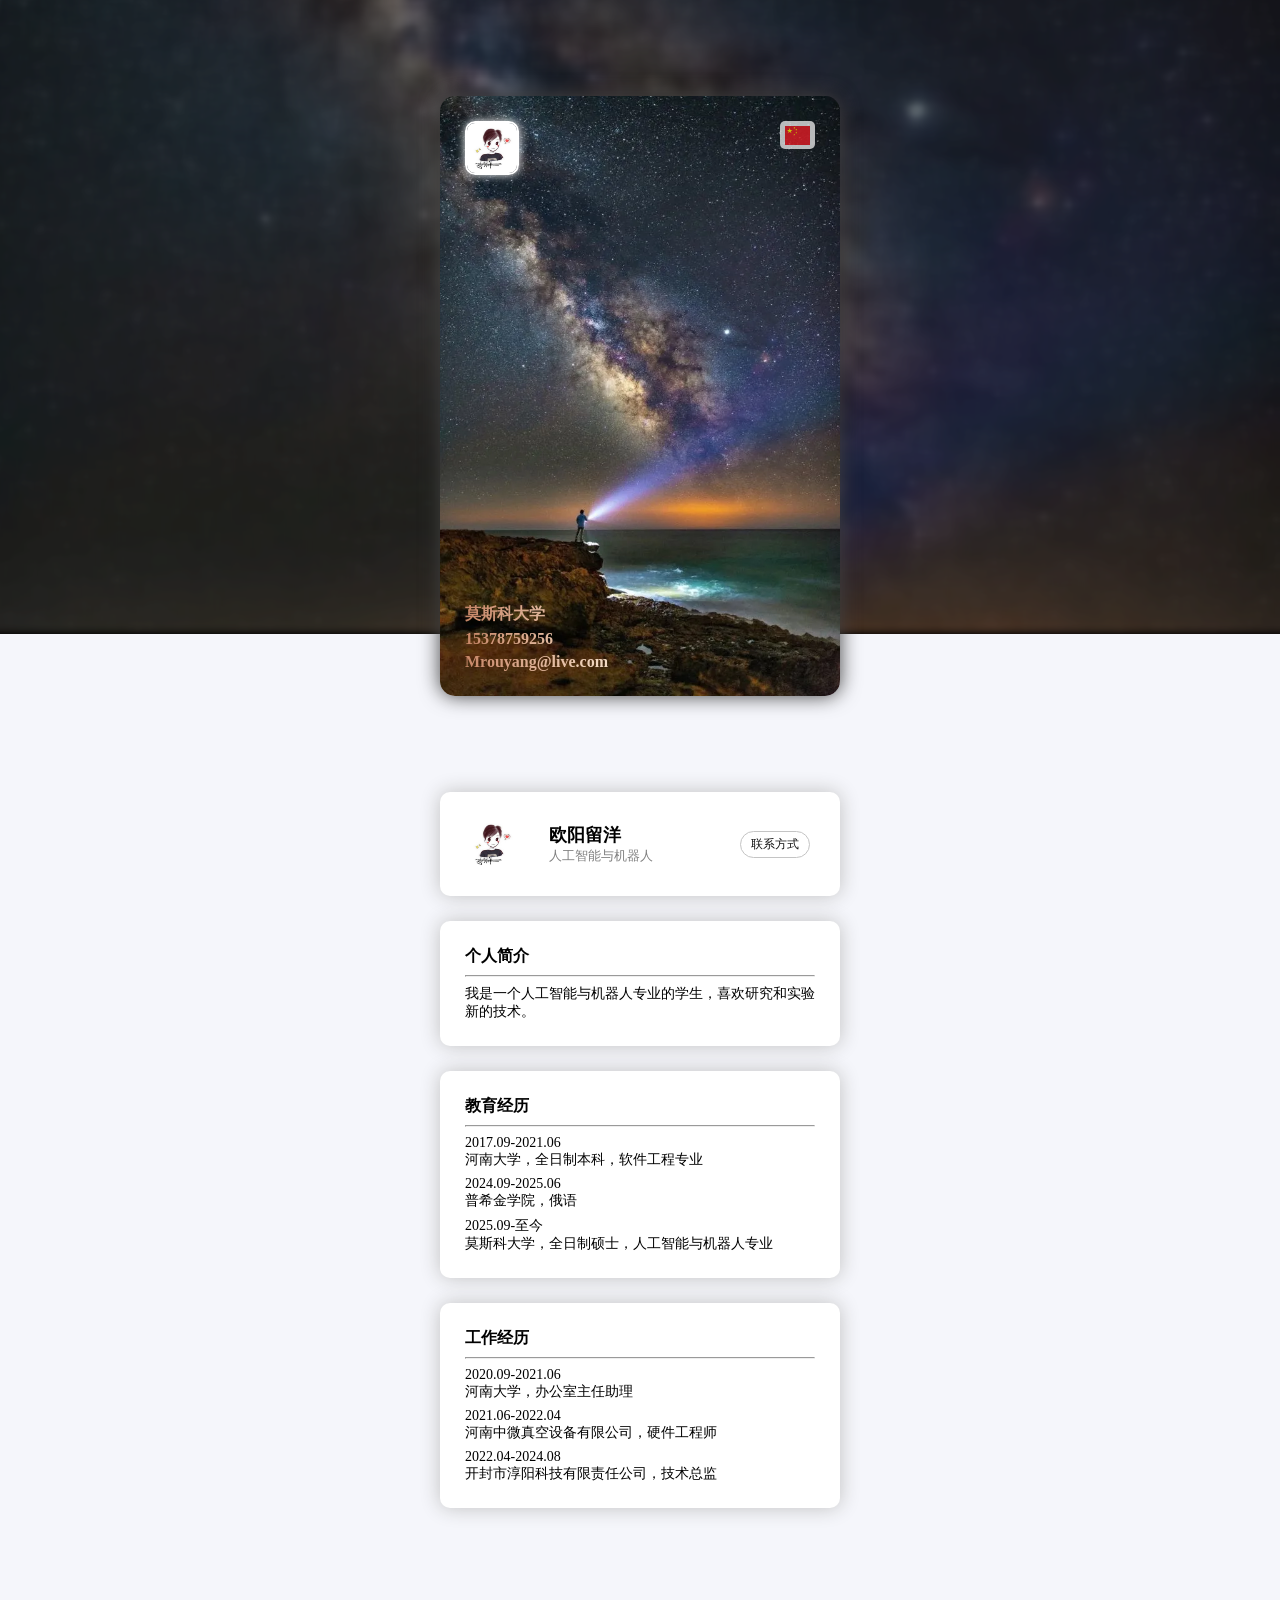
<file: index.html>
<!DOCTYPE html>
<html lang="en">

<head>
    <meta charset="utf-8">
    <meta content="width=device-width, initial-scale=1.0, maximum-scale=1.0, user-scalable=0" name="viewport" />
    <link rel="stylesheet" href="./css/style.css">
    <title>Business Card</title>
</head>

<body>
    <div id="main_box">
        <div id="main_content">
            <div id="card_head">
                <img id="card_head_img" src="" alt="">
            </div>
            <div id="card_name_title">
                <p id="card_name_text" class="card_vertical_text">Name</p>
                <p id="card_title_text" class="card_vertical_text">Title</p>
            </div>
            <div id="card_contact">
                <p id="contact_company" class="card_horizontal_text">Company</p>
                <p id="contact_tel" class="card_horizontal_text">Tel</p>
                <p id="contact_mail" class="card_horizontal_text">Mail</p>
            </div>
            <button id="btn_lan" onclick="changeLanguage()">
                <img src="./images/lan_ico/zh.svg" width="25px">
            </button>
        </div>
    </div>
    <div id="pinfo_box">
        <div id="mini_contact">
            <div id="mini_contact_head_box">
                <img id="mini_contact_head" src="">
            </div>
            <div id="mini_contact_name_title">
                <p id="mini_contact_name" class="mini_contact_name_title">Name</p>
                <p id="mini_contact_title" class="mini_contact_name_title">Title</p>
            </div>
            <div id="mini_contact_btn_box">
                <span id="mini_contact_btn" onmouseover="this.className = 'mouse_btn_hover'"
                    onmouseleave="this.className = 'mouse_btn_leave'">
                    <a style="color: rgb(16, 16, 16); text-decoration: none;" id="btn_cnt">Contact</a>
                </span>
            </div>
        </div>
    </div>
    <style>
        .block_title {
            font-size: 16px;
            font-weight: bold;
            margin-block-start: 0;
            margin-block-end: 0;
            font-family: "Microsoft YaHei";
        }

        .block_content {
            font-size: 14px;
            margin-block-start: 0.5em;
            margin-block-end: 0;
            font-family: "Microsoft YaHei";
            white-space: pre-line;
        }

        #btn_lan {
            padding: 5px;
            height: 28px;
            position: absolute;
            top: 25px;
            right: 25px;
            border-radius: 5px;
            border: none;
            opacity: 0.75;
        }
    </style>
    <script>
        // lan_id = user_info.lan.indexOf("zh")
        // lan_id = user_info.lan.indexOf("en")

        function fillUserinfo(info) {

            // Fill tab title
            document.title = info.name[lan_id]

            // Fill main content
            main_content = document.getElementById("main_content").style.background = 'url(' + info.backgroundImage + ') center / cover no-repeat'
            document.getElementById("card_name_text").innerHTML = info.name[lan_id]
            document.getElementById("card_title_text").innerHTML = info.title[lan_id]
            document.getElementById("card_head_img").src = info.head
            document.getElementById("contact_company").innerHTML = info.company[lan_id]
            document.getElementById("contact_tel").innerHTML = info.contact.tel[lan_id]
            document.getElementById("contact_mail").innerHTML = info.contact.mail[lan_id]
            document.getElementById("mini_contact_head").src = info.head
            document.getElementById("mini_contact_name").innerHTML = info.name[lan_id]
            document.getElementById("mini_contact_title").innerHTML = info.title[lan_id]
            document.getElementById("btn_cnt").innerHTML = info.contact.title[lan_id]
            const changeFavicon = link => {
                let $favicon = document.querySelector('link[rel="icon"]');
                if ($favicon !== null) {
                    $favicon.href = link
                } else {
                    $favicon = document.createElement("link");
                    $favicon.rel = "icon"
                    $favicon.href = link
                    document.head.appendChild($favicon);
                }
            };
            changeFavicon(info.head)

            // Fill block content
            for (let i = 0; i < info.content.length; i++) {
                let blktarget_id = "mini_contact";
                if (i > 0) {
                    blktarget_id = "blk_" + (i - 1)
                }
                console.log(blktarget_id)
                const targetBlock = document.getElementById(blktarget_id);
                const newBlock = document.createElement('div');
                newBlock.className = 'block';
                newBlock.id = "blk_" + i;

                if (info.content[i].blktype == "card") {
                    newBlock.innerHTML = '<p class="block_title">' + info.content[i].title[lan_id] + '</p>';
                    newBlock.innerHTML += "<hr>"
                    newBlock.innerHTML += '<p class="block_content">' + info.content[i].content[lan_id] + '</p>';
                    targetBlock.insertAdjacentElement('afterend', newBlock);
                }
                else if (info.content[i].blktype == "list") {
                    newBlock.innerHTML = '<p class="block_title">' + info.content[i].title[lan_id] + '</p>';
                    newBlock.innerHTML += "<hr>"
                    for (let j = 0; j < info.content[i].list.length; j++) {
                        newBlock.innerHTML += '<p class="block_content">' + info.content[i].list[j][lan_id] + '</p>';
                    }
                    targetBlock.insertAdjacentElement('afterend', newBlock);
                }
            }
        }

        function on_mouse_over(btn) {
            console.log(btn)
            btn.className = "mouse_btn_hover"
        }

        function on_mouse_leave(btn) {
            console.log(btn)
            btn.className = "mouse_btn_hover"
        }

        function gaussBlur(imgData) {
            var pixes = imgData.data;
            var width = imgData.width;
            var height = imgData.height;
            var gaussMatrix = [],
                gaussSum = 0,
                x, y,
                r, g, b, a,
                i, j, k, len;

            var radius = 10;
            var sigma = 5;

            a = 1 / (Math.sqrt(2 * Math.PI) * sigma);
            b = -1 / (2 * sigma * sigma);
            //生成高斯矩阵
            for (i = 0, x = -radius; x <= radius; x++, i++) {
                g = a * Math.exp(b * x * x);
                gaussMatrix[i] = g;
                gaussSum += g;

            }
            //归一化, 保证高斯矩阵的值在[0,1]之间
            for (i = 0, len = gaussMatrix.length; i < len; i++) {
                gaussMatrix[i] /= gaussSum;
            }
            //x 方向一维高斯运算
            for (y = 0; y < height; y++) {
                for (x = 0; x < width; x++) {
                    r = g = b = a = 0;
                    gaussSum = 0;
                    for (j = -radius; j <= radius; j++) {
                        k = x + j;
                        if (k >= 0 && k < width) { //确保 k 没超出 x 的范围
                            //r,g,b,a 四个一组
                            i = (y * width + k) * 4;
                            r += pixes[i] * gaussMatrix[j + radius];
                            g += pixes[i + 1] * gaussMatrix[j + radius];
                            b += pixes[i + 2] * gaussMatrix[j + radius];
                            // a += pixes[i + 3] * gaussMatrix[j];
                            gaussSum += gaussMatrix[j + radius];
                        }
                    }
                    i = (y * width + x) * 4;
                    // 除以 gaussSum 是为了消除处于边缘的像素, 高斯运算不足的问题
                    // console.log(gaussSum)
                    pixes[i] = r / gaussSum;
                    pixes[i + 1] = g / gaussSum;
                    pixes[i + 2] = b / gaussSum;
                    // pixes[i + 3] = a ;
                }
            }
            //y 方向一维高斯运算
            for (x = 0; x < width; x++) {
                for (y = 0; y < height; y++) {
                    r = g = b = a = 0;
                    gaussSum = 0;
                    for (j = -radius; j <= radius; j++) {
                        k = y + j;
                        if (k >= 0 && k < height) { //确保 k 没超出 y 的范围
                            i = (k * width + x) * 4;
                            r += pixes[i] * gaussMatrix[j + radius];
                            g += pixes[i + 1] * gaussMatrix[j + radius];
                            b += pixes[i + 2] * gaussMatrix[j + radius];
                            // a += pixes[i + 3] * gaussMatrix[j];
                            gaussSum += gaussMatrix[j + radius];
                        }
                    }
                    i = (y * width + x) * 4;
                    pixes[i] = r / gaussSum;
                    pixes[i + 1] = g / gaussSum;
                    pixes[i + 2] = b / gaussSum;
                }
            }
            //end
            return imgData;
        }

        function generate_div_bk(div_id, img) {
            var div = document.getElementById(div_id)
            const baseList = []
            // console.log("div size is:" + div.offsetWidth + "*" + div.offsetHeight + "px")
            const canvas = document.createElement("canvas")
            canvas.width = div.offsetWidth
            canvas.height = div.offsetHeight
            var image = new Image()
            // console.log(img)
            image.src = img
            // console.log("Loading image")

            function wait_img_loadding_finish() {
                if (image.complete) {
                    // console.log("Image loadded")
                    // cut image center
                    var dx = 0, dy = 0, dw = canvas.width, dh = canvas.height * 0.8
                    var sw = 0, sh = 0
                    if (image.width / image.height < dw / dh) {
                        sw = image.width
                        sh = image.width * (dh / dw)
                        dy = (image.height - sh) / 2
                    } else {
                        sh = image.height
                        sw = sh * (dw / dh)
                        dx = (image.width - sw) / 2
                    }
                    contact = canvas.getContext('2d')
                    contact.drawImage(
                        image,
                        dx, dy, sw, sh,
                        0, 0, dw, dh)
                    // console.log("contact.width:" + canvas.width + "px, contact.height:" + canvas.height + "px")
                    var imgData = contact.getImageData(0, 0, canvas.width, canvas.height);
                    gaussBlur(imgData)
                    // console.log("imgData.width=" + imgData.width + ", dh=" + dh)
                    // console.log(typeof (imgData.data))
                    // darkening background picture
                    var gray_scale = 0.5
                    for (var y = 0; y < dh; y++) {
                        for (var x = 0; x < imgData.width; x++) {
                            var pixel = (y * imgData.width + x) * 4
                            imgData.data[pixel] = imgData.data[pixel] * gray_scale
                            imgData.data[pixel + 1] = imgData.data[pixel + 1] * gray_scale
                            imgData.data[pixel + 2] = imgData.data[pixel + 2] * gray_scale
                        }
                    }
                    contact.putImageData(imgData, 0, 0);
                    // console.log(contact.canvas.toDataURL("image/png"))
                    div.style.background = 'url("' + contact.canvas.toDataURL("image/png") + '") center / cover no-repeat'
                } else {
                    // console.log("Load fail, reloadding")
                    setTimeout(() => {
                        wait_img_loadding_finish()
                    }, 1);
                }
            }
            wait_img_loadding_finish()
        }

        function changeLanguage() {
            lan_id = (lan_id + 1) % user_info.lan.length
            document.querySelectorAll('div[id^="blk_"]').forEach(el => el.remove());
            update_language()
            fillUserinfo(user_info)
        }

        function update_language() {
            document.getElementById("btn_lan").innerHTML = "<img src='./images/lan_ico/" + user_info.lan[lan_id] + ".svg' width='25px'>"
            // document.getElementById("btn_cnt").href = "./wechat/qrcode.html?lan_id_father=" + lan_id
            document.getElementById("btn_cnt").href = "./contact/index.html?lan_id_father=" + lan_id
        }
        function getQuery(key) {
            let params = new URLSearchParams(window.location.search);
            return params.get(key);
        }
        var user_info = {
            head: "./images/card_head.jpg",
            backgroundImage: "./images/main_background.png",
            lan: ["zh", "en", "ru"],
            blktype: ["card", "list"],
            name: ["欧阳留洋", "Ouyang Liuyang", "Оу Люян"],
            title: ["人工智能与机器人", "AI and Robotics", "ИИРСУ"],
            // title: ["机器人工程师", "Robot Engineer", "Инженер-робототехник()"],
            company: ["莫斯科大学", "Moscow University", "МГУ"],
            contact: {
                title: ["联系方式", "Contact", "Контакты"],
                tel: ["15378759256", "+86 15378759256", "+7 9151 66 62 33"],
                mail: ["Mrouyang@live.com", "Mrouyang@live.com", "puresun@mail.ru"],
                address: ["列宁山1号1栋G单元", "Leninskie Gory, 1, building 1, G unit", "Ленинские горы, д. 1, стр. 1, корп, Г"]
            },
            content: [{
                blktype: "card",
                title: ["个人简介", "Personal Resume", "Персональный резюме"],
                content: [
                    "我是一个人工智能与机器人专业的学生，喜欢研究和实验新的技术。",
                    "I am a student of artificial intelligence and robotics. I like to research and experiment with new technologies.",
                    "Я - студент архитектуры и программирования. Я люблю исследовать и экспериментировать с новыми технологиями."
                ]
            },
            {
                blktype: "list",
                title: ["教育经历", "Education", "Образование"],
                list: [
                    [
                        "2017.09-2021.06\n河南大学，全日制本科，软件工程专业",
                        "2017.09-2021.06\nHenan University, full-time BSc, software Engineering",
                        "2017.09-2021.06\nХэнаньский университет, бакалавр, программная инженерия"
                    ],
                    [
                        "2024.09-2025.06\n普希金学院，俄语",
                        "2024.09-2025.06\nIRLC of MSU, Student at the IRLC",
                        "2024.09-2025.06\nИРЯиК МГУ, студент ИРЯиК"
                    ],
                    [
                        "2025.09-至今\n莫斯科大学，全日制硕士，人工智能与机器人专业",
                        "2025.09-Now\nMSU, full-time Master's, AI & Robotics",
                        "2025.09-по н.в.\nМГУ, магистратура, искусственный интеллект, работы и систем управления"
                    ]
                ]
            },
            {
                blktype: "list",
                title: ["工作经历", "Work Experience", "Опыт работы"],
                list: [
                    [
                        "2020.09-2021.06\n河南大学，办公室主任助理",
                        "2020.09-2021.06\nHenan University, Assistant to the Office Director",
                        "2020.09-2021.06\nХэнаньский университет, ассистент заведующего канцелярией"
                    ],
                    [
                        "2021.06-2022.04\n河南中微真空设备有限公司，硬件工程师",
                        "2021.06-2022.04\nHenan Zhongwei Vacuum Equipment Co., Ltd., Hardware Engineer",
                        "2021.06-2022.04\nКомпания «Хэнань Чжунвэй Вакуум Экипмент», инженер-аппаратчик"
                    ],
                    [
                        "2022.04-2024.08\n开封市淳阳科技有限责任公司，技术总监",
                        "2022.04-2024.08\nKaifeng Chunyang Technology Co., Ltd., Technical Director",
                        "2022.04-2024.08\nКомпания «Кайфэнь Чюньян Технолоджи», технический директор"
                    ]
                ]
            }
            ]
        }

        console.log(getQuery("lan_id_father"))

        lan_id = user_info.lan.indexOf(navigator.language)
        if (lan_id < 0 || lan_id > 2) {
            lan_id = 0
        }
        if(getQuery("lan_id_father") != null) {
            lan_id = parseInt(getQuery("lan_id_father"))
        }

        update_language();

        window.onload = function () {
            generate_div_bk("main_box", user_info.backgroundImage)
            fillUserinfo(user_info)
        }
    </script>
</body>

</html>
</file>
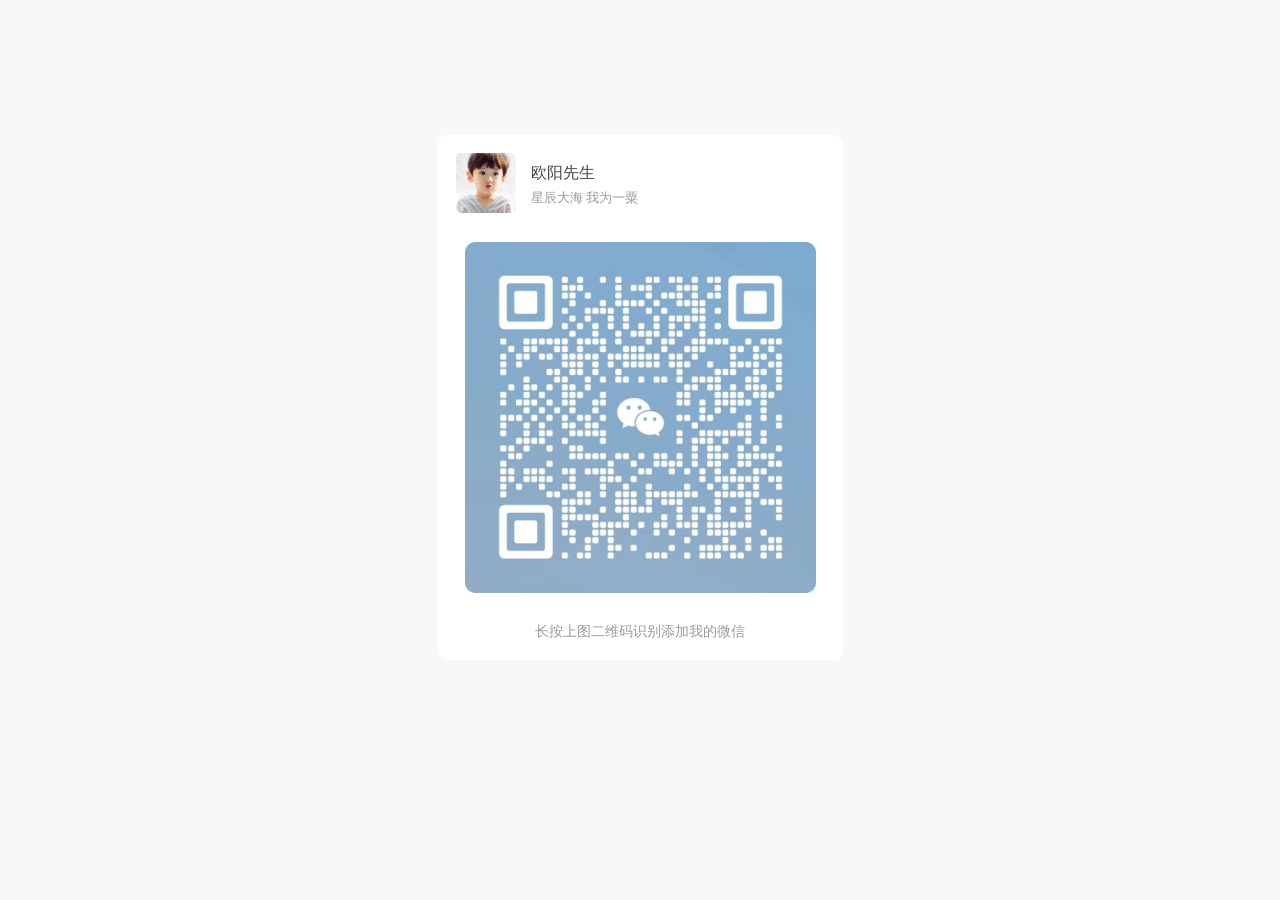
<file: wechat/qrcode.html>
<!DOCTYPE html>
<html lang="en">

<head>
    <meta http-equiv="Content-Type" content="text/html; charset=UTF-8">
    <meta name="renderer" content="webkit">
    <meta http-equiv="X-UA-Compatible" content="IE=edge">
    <meta name="viewport" content="width=device-width, initial-scale=1.0">
    <link rel="shortcut icon" href="./images/wechat.ico">
    <link rel="stylesheet" href="./css/qrcode.css">
    <script src="./js/qrcode.js"></script>
    <title>长按添加我的微信</title>
</head>

<body
    style="max-width: 450px; max-height: 730px; position: absolute; left: 50%; top: 50%; transform: translate(-50%, -50%);">
    <!-- <img id="htmlIcon" src="https://a.rhurl.cn/wechat.html" style="width: 0;opacity: 0;"> -->
    <div class="content" style="display: inline;">
        <div class="content-article">
            <div class="content-article-header">
                <img src="../wechat/images/sun_weichat_head.jpg" id="content-article-header-img">
                <div class="content-article-header-right">
                    <h3>欧阳先生</h3>
                    <h5>星辰大海 我为一粟</h5>
                </div>
            </div>
            <div class="content-img-qrcode">
                <img id="wc_qrcode_img" class="content-article-qrcode" src="">
                <!-- <img id="wc_qrcode_img" class="content-article-qrcode" src="../wechat/images/wechat_qrcode/sun_wcqr1.png"> -->
            </div>
            <a class="content-article-footer">长按上图二维码识别添加我的微信</a>
        </div>
        <div class="content-article-full">
        </div>
    </div>
    <div class="fullScreenDiv">
        <img class="fullScreen"
            style="width: 100%; height: auto; position:absolute; left: 0px;top: 0px; display: none;">
    </div>
    <script>
        function getQuery(key) {
            let params = new URLSearchParams(window.location.search);
            return params.get(key);
        }
        console.log(getQuery("lan_id_father"))
    </script>
</body>

</html>
</file>
<file: css/style.css>
body {
    width: 100%;
    margin: 0;
    padding: 0;
    background-color: rgb(245, 246, 251);
}

#main_box {
    width: 85%;
    margin: 0;
    padding: 7.5%;
    background-color: white;
}

#main_content {
    width: 100%;
    max-width: 400px;
    height: calc(70vh);
    min-height: 400px;
    max-height: 600px;
    margin: auto;
    border-radius: 15px;
    box-shadow: 0px 0px 20px rgb(64, 64, 64);
    overflow: hidden;
    position: relative;
}

#card_head {
    margin: 25px 25px 0 25px;
}

#card_head_img {
    display: block;
    border: 2px rgb(255, 255, 255) solid;
    width: 50px;
    height: 50px;
    border-radius: 10px;
    box-shadow: 0px 0px 10px rgb(255, 255, 255);
}

#card_name_title {
    margin: 25px 25px 0 25px;
}

#card_name_text {
    margin: 0;
    font-size: 20px;
    font-weight: bold;
}

#card_title_text {
    margin: 25px 0 0 0;
    font-size: 12.5px;
    font-weight: bold;
}

.card_vertical_text {
    writing-mode: tb-rl;
    text-align: center;
    display: flex;
    flex-direction: column;
    justify-content: center;
    width: 50px;
    margin: auto;
    padding: 2px;
    background-image: linear-gradient(to right bottom, rgb(199, 134, 103), rgb(253, 239, 218), rgb(199, 134, 103));
    -webkit-background-clip: text;
    color: transparent;
}

#card_contact {
    position: absolute;
    margin: 0 25px;
    bottom: 20px;
    width: calc(100% - 50px);
}

.card_horizontal_text {
    writing-mode: rl-tb;
    text-align: left;
    margin: 5px 0 5px 0;
    font-weight: bold;
    background-image: linear-gradient(to right, rgb(199, 134, 103), rgb(253, 239, 218), rgb(199, 134, 103));
    -webkit-background-clip: text;
    color: transparent;
}

#pinfo_box {
    max-width: 400px;
    margin: auto;
    padding: 7.5%;
    padding-top: 0;
    background-size: cover;
    background-position: center;
    background-repeat: no-repeat;
}

#mini_contact {
    border-radius: 10px;
    background-color: white;
    display: flex;
    box-shadow: 0px 0px 20px rgb(192, 192, 192);
}

#mini_contact_head_box {
    padding: 25px;
}

#mini_contact_head {
    display: block;
    border: 2px rgb(255, 255, 255) solid;
    width: 50px;
    height: 50px;
    border-radius: 10px;
    box-shadow: 0px 0px 10px rgb(255, 255, 255);
}

#mini_contact_name_title {
    width: calc(100% - 25px - 104px - max(20%, 70px));
    padding-top: 30px;
}

#mini_contact_btn_box {
    display: flex;
    padding-right: 25px;
    width: 20%;
    min-width: 70px;
}

.block {
    /* display: flex; */
    border-radius: 10px;
    background-color: white;
    box-shadow: 0px 0px 20px rgb(192, 192, 192);
    padding: 25px;
    margin-top: 25px;
    /* padding-right: 25px; */
    /* width: 20%; */
    /* min-width: 70px; */
}

#mini_contact_btn {
    margin: auto;
    border-radius: 20px;
    border: solid 1px rgb(196, 196, 196);
    background-color: white;
    color: rgb(16, 16, 16);
    font-size: 12px;
    padding: 2.5px 10px;
    height: 20px;
    line-height: 20px;
    cursor: pointer;
}

.mini_contact_name_title {
    padding: 0;
    margin: 5px;
    line-height: 100%;
}

#mini_contact_name {
    font-size: 17.5px;
    font-weight: bold;
    color: black;
}

#mini_contact_title {
    font-size: 12.5px;
    color: gray;
}

.mouse_btn_hover {
    animation-duration: 0.5s;
    animation-name: mouse_btn_hover;
    animation-fill-mode: forwards;
    -webkit-animation-fill-mode: forwards;
}

.mouse_btn_leave {
    animation-duration: 0.5s;
    animation-name: mouse_btn_leave;
    animation-fill-mode: forwards;
    -o-animation-fill-mode: forwards;
}

@keyframes mouse_btn_hover {
    from {
        background-color: white;
    }

    to {
        background-color: rgb(220, 220, 220);
    }
}

@keyframes mouse_btn_leave {
    from {
        background-color: rgb(220, 220, 220);
    }

    to {
        background-color: white;
    }
}
</file>
<file: wechat/css/qrcode.css>
body,
html {
    background-color: #f8f8f8;
    padding: 0px;
    margin: 0px;
    width: 100%;
    height: 100%;
    font-size: 15px;
    color: #484848;
}

.content {
    width: 100%;
    height: 100%;
    max-width: 500px;
    margin: 0px auto;
}

.content-article {
    width: 90%;
    height: auto;
    float: left;
    margin: 50px 5%;
    background-color: #FFFFFF;
    border-radius: 10px;
    padding: 18px;
    box-sizing: border-box;
}

.content-article-full {
    width: 100%;
    height: auto;
    float: left;
    background-color: #FFFFFF;
}

.content-article-full img {
    width: 100%;
    height: auto;
    float: left;
    background-color: #FFFFFF;
}

.content-article-header {
    width: 100%;
    height: 60px;
}

.content-article-header img {
    width: 60px;
    height: 60px;
    float: left;
    border-radius: 5px;
}

.content-article-header-right {
    width: 100%;
    height: 60px;
    box-sizing: border-box;
    margin-top: -60px;
    float: left;
    padding: 10px 0px 10px 75px;
}

.content-article-header-right h3 {
    width: 100%;
    height: 20px;
    line-height: 20px;
    font-size: 16px;
    float: left;
    margin: 0px;
    padding: 0px;
    font-weight: 500;
    overflow: hidden;
    text-overflow: ellipsis;
    white-space: nowrap;
}

.content-article-header-right h5 {
    width: 100%;
    height: 20px;
    line-height: 20px;
    font-size: 13px;
    float: left;
    margin: 0px;
    margin-top: 5px;
    padding: 0px;
    color: #999998;
    font-weight: 400;
    overflow: hidden;
    text-overflow: ellipsis;
    white-space: nowrap;
}

.content-article-qrcode {
    width: 100%;
    max-width: 420px;
    /*max-height: 300px;*/
    /*float: left;*/
    margin: 20px 0px;
}

.content-article-footer {
    width: 100%;
    float: left;
    text-align: center;
    font-size: 14px;
    font-weight: 500;
    height: 20px;
    line-height: 20px;
    color: #999998;
}

.content-img-qrcode {
    display: flex;
    justify-content: center;
    align-items: center;
    width: 100%;
}
</file>
